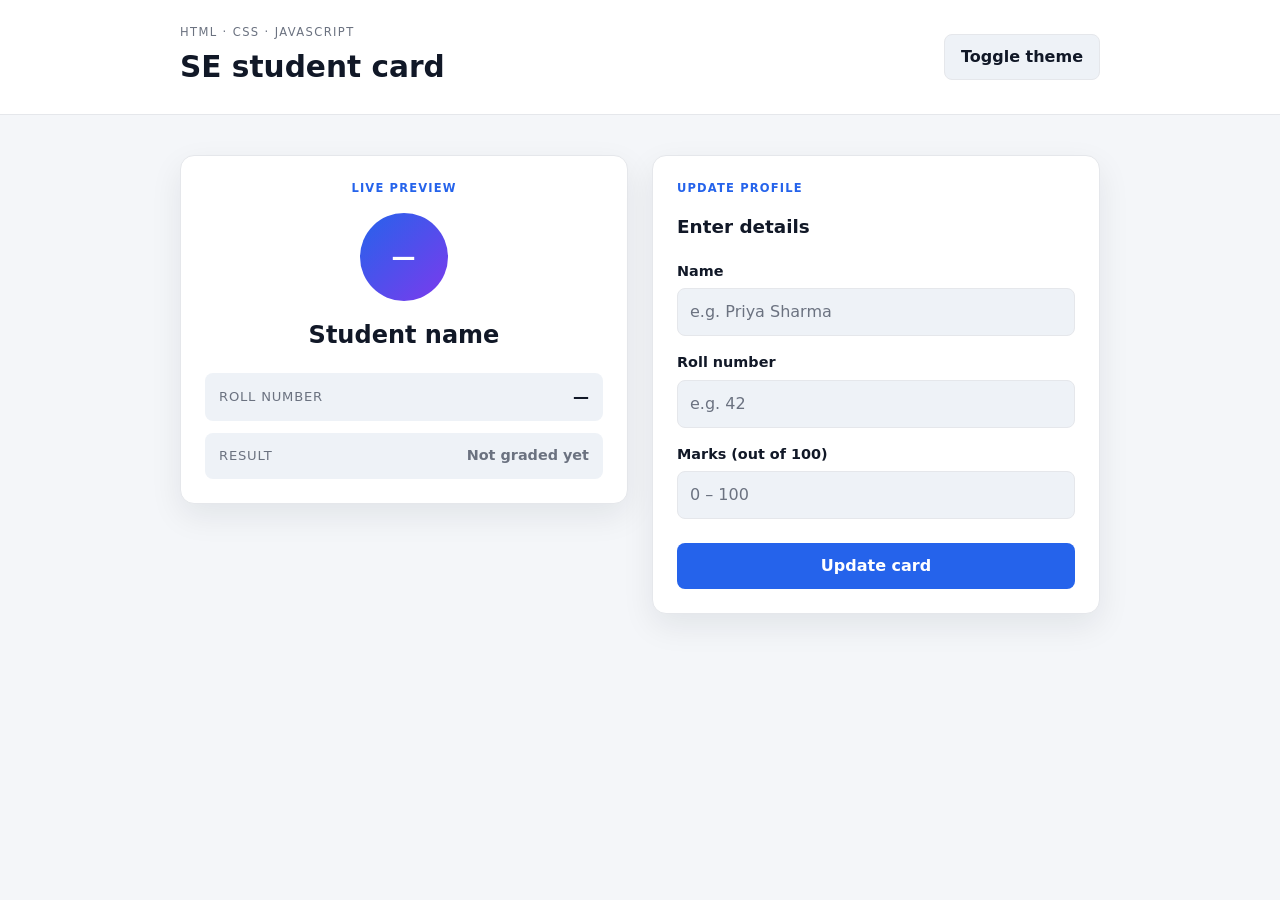
<file: html-css-js/index.html>
<!DOCTYPE html>
<html lang="en">
<head>
    <meta charset="UTF-8">
    <meta name="viewport" content="width=device-width, initial-scale=1.0">
    <title>Student card</title>
    <link rel="stylesheet" href="style.css">
</head>
<body>
    <header class="site-header">
        <div class="container site-header__inner">
            <div class="site-header__text">
                <p class="kicker">HTML · CSS · JavaScript</p>
                <h1>SE student card</h1>
            </div>
            <button type="button" id="themeBtn" class="btn btn--ghost">Toggle theme</button>
        </div>
    </header>

    <main class="container layout">
        <article class="card card--profile" aria-live="polite">
            <p class="card__eyebrow">Live preview</p>
            <div class="profile__avatar" aria-hidden="true">
                <span id="displayInitials">—</span>
            </div>
            <h2 class="profile__name" id="displayName">Student name</h2>
            <dl class="profile__meta">
                <div class="profile__row">
                    <dt>Roll number</dt>
                    <dd id="displayRoll">—</dd>
                </div>
                <div class="profile__row">
                    <dt>Result</dt>
                    <dd id="result" class="result result--empty">Not graded yet</dd>
                </div>
            </dl>
        </article>

        <form id="cardForm" class="card card--form">
            <p class="card__eyebrow">Update profile</p>
            <h2 class="card__title">Enter details</h2>

            <div class="field">
                <label for="name">Name</label>
                <input id="name" name="name" type="text" placeholder="e.g. Priya Sharma" required>
            </div>

            <div class="field">
                <label for="roll">Roll number</label>
                <input id="roll" name="roll" type="number" placeholder="e.g. 42" required min="1">
            </div>

            <div class="field">
                <label for="marks">Marks (out of 100)</label>
                <input id="marks" name="marks" type="number" placeholder="0 – 100" required min="0" max="100">
            </div>

            <button type="submit" class="btn btn--primary">Update card</button>
        </form>
    </main>

    <script src="script.js"></script>
</body>
</html>
</file>
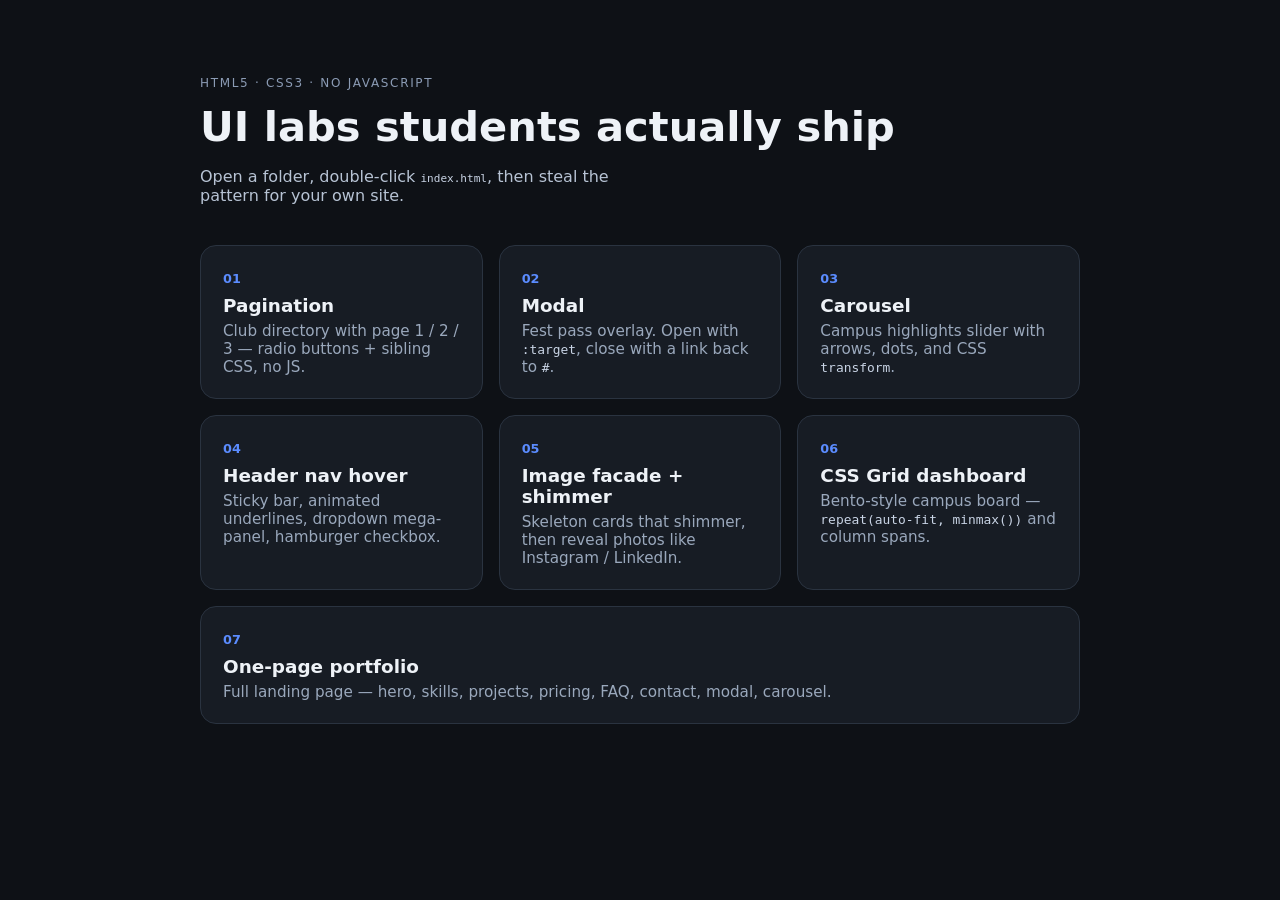
<file: html-css/index.html>
<!DOCTYPE html>
<html lang="en">
<head>
    <meta charset="UTF-8">
    <meta name="viewport" content="width=device-width, initial-scale=1.0">
    <title>HTML + CSS labs</title>
    <link rel="stylesheet" href="hub.css">
</head>
<body>
    <header>
        <p class="kicker">HTML5 · CSS3 · no JavaScript</p>
        <h1>UI labs students actually ship</h1>
        <p>Open a folder, double-click <code>index.html</code>, then steal the pattern for your own site.</p>
    </header>
    <main class="grid">
        <a class="card" href="pagination/index.html">
            <span class="num">01</span>
            <h2>Pagination</h2>
            <p>Club directory with page 1 / 2 / 3 — radio buttons + sibling CSS, no JS.</p>
        </a>
        <a class="card" href="modal/index.html">
            <span class="num">02</span>
            <h2>Modal</h2>
            <p>Fest pass overlay. Open with <code>:target</code>, close with a link back to <code>#</code>.</p>
        </a>
        <a class="card" href="carousel/index.html">
            <span class="num">03</span>
            <h2>Carousel</h2>
            <p>Campus highlights slider with arrows, dots, and CSS <code>transform</code>.</p>
        </a>
        <a class="card" href="header-nav/index.html">
            <span class="num">04</span>
            <h2>Header nav hover</h2>
            <p>Sticky bar, animated underlines, dropdown mega-panel, hamburger checkbox.</p>
        </a>
        <a class="card" href="image-shimmer/index.html">
            <span class="num">05</span>
            <h2>Image facade + shimmer</h2>
            <p>Skeleton cards that shimmer, then reveal photos like Instagram / LinkedIn.</p>
        </a>
        <a class="card" href="grid/index.html">
            <span class="num">06</span>
            <h2>CSS Grid dashboard</h2>
            <p>Bento-style campus board — <code>repeat(auto-fit, minmax())</code> and column spans.</p>
        </a>
        <a class="card" href="portfolio/index.html">
            <span class="num">07</span>
            <h2>One-page portfolio</h2>
            <p>Full landing page — hero, skills, projects, pricing, FAQ, contact, modal, carousel.</p>
        </a>
    </main>
</body>
</html>
</file>
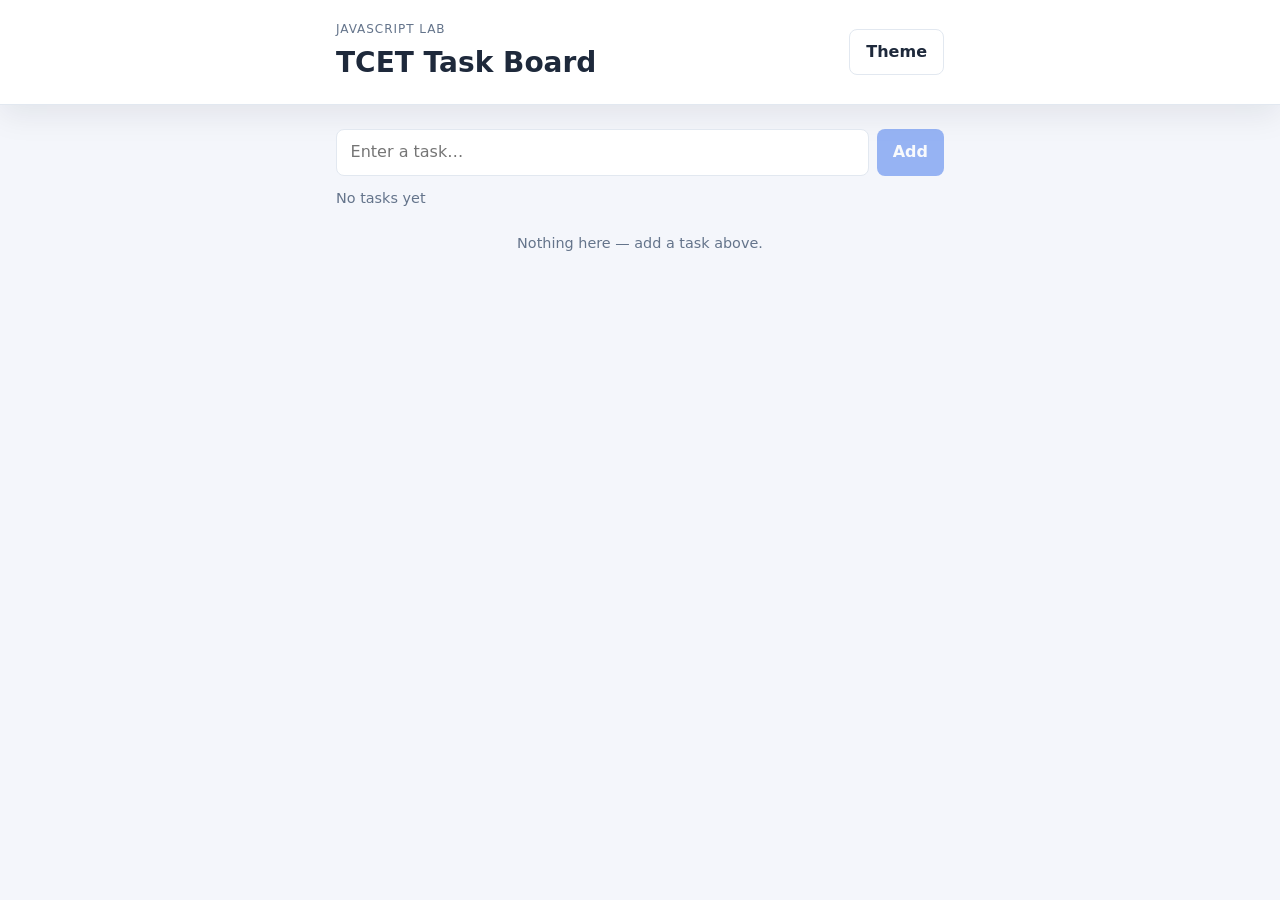
<file: js-git-lab/index.html>
<!DOCTYPE html>
<html lang="en">
<head>
    <meta charset="UTF-8">
    <meta name="viewport" content="width=device-width, initial-scale=1.0">
    <title>TCET Task Board</title>
    <link rel="stylesheet" href="style.css">
</head>
<body>
    <header class="header">
        <div class="header__inner">
            <div>
                <p class="kicker">JavaScript lab</p>
                <h1>TCET Task Board</h1>
            </div>
            <button type="button" id="themeBtn" class="btn btn--ghost" aria-label="Toggle theme">Theme</button>
        </div>
    </header>

    <main class="container">
        <form id="taskForm" class="task-form">
            <input
                id="taskInput"
                type="text"
                placeholder="Enter a task…"
                maxlength="80"
                autocomplete="off"
                required
            >
            <button type="submit" class="btn btn--primary" id="addBtn">Add</button>
        </form>

        <p id="stats" class="stats">No tasks yet</p>

        <ul id="taskList" class="task-list" aria-live="polite"></ul>
        <p id="emptyMsg" class="empty-msg">Nothing here — add a task above.</p>
    </main>

    <script src="script.js"></script>
</body>
</html>
</file>
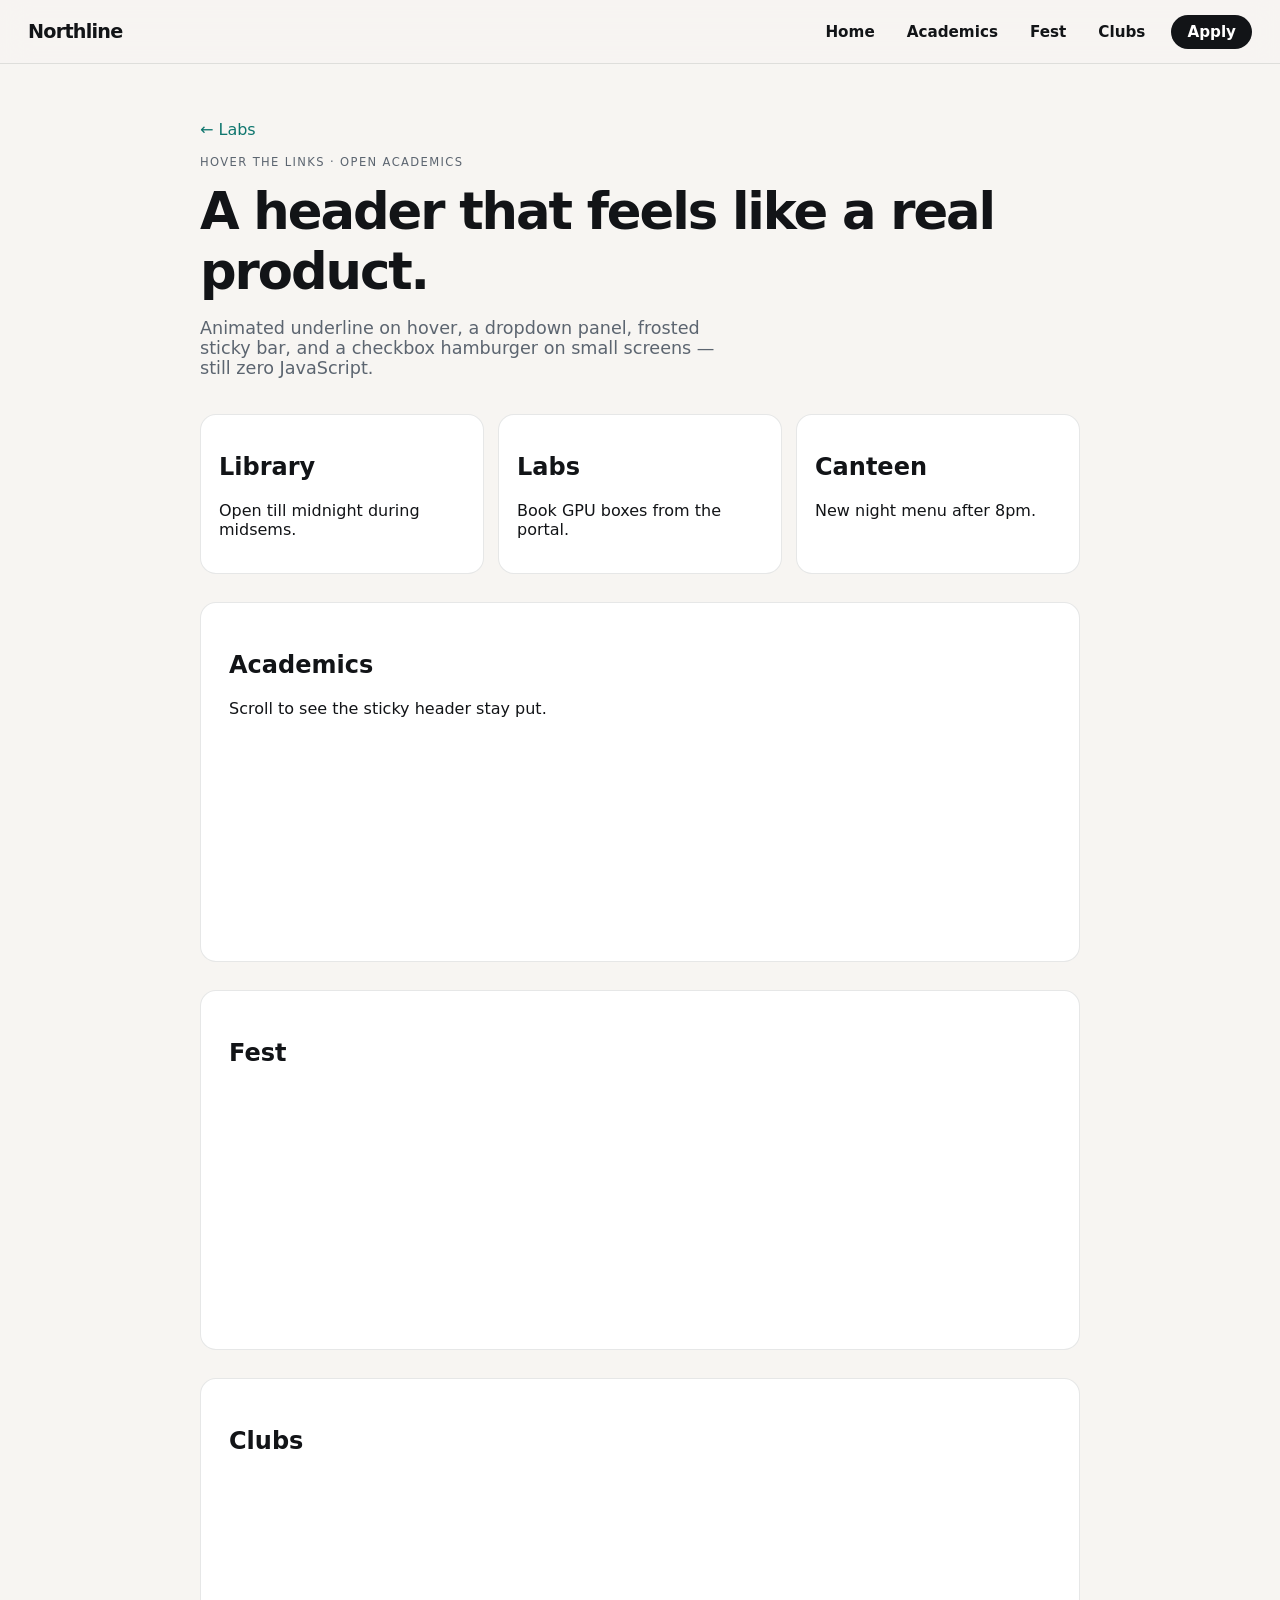
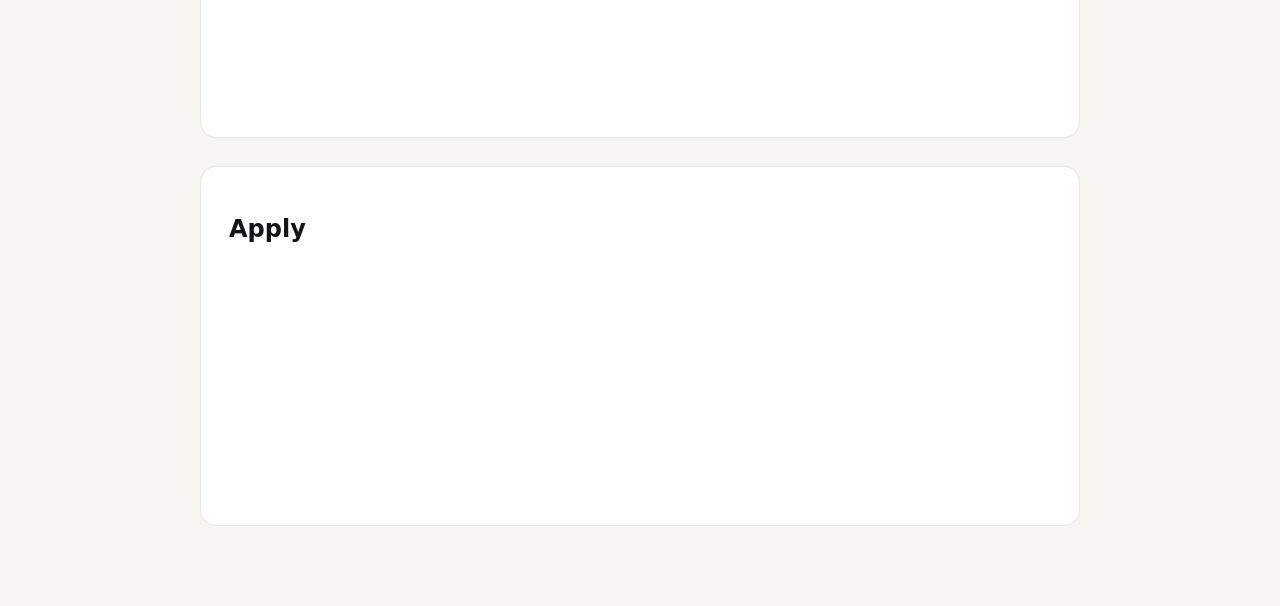
<file: html-css/header-nav/index.html>
<!DOCTYPE html>
<html lang="en">
<head>
    <meta charset="UTF-8">
    <meta name="viewport" content="width=device-width, initial-scale=1.0">
    <title>Northline — header nav hover</title>
    <link rel="stylesheet" href="style.css">
</head>
<body>
    <input type="checkbox" id="nav-toggle">

    <header class="nav">
        <a class="logo" href="#">Northline</a>

        <label class="burger" for="nav-toggle" aria-label="Open menu">
            <span></span><span></span><span></span>
        </label>

        <nav>
            <a href="#home">Home</a>

            <div class="has-drop">
                <a href="#academics">Academics</a>
                <div class="drop">
                    <a href="#se">
                        <strong>Software Engg</strong>
                        <span>OOP, web, DBMS</span>
                    </a>
                    <a href="#ds">
                        <strong>Data Science</strong>
                        <span>Python, stats, ML</span>
                    </a>
                    <a href="#design">
                        <strong>UI studio</strong>
                        <span>HTML, CSS, Figma</span>
                    </a>
                </div>
            </div>

            <a href="#fest">Fest</a>
            <a href="#clubs">Clubs</a>
            <a class="cta" href="#apply">Apply</a>
        </nav>
    </header>

    <main>
        <p class="crumb"><a href="../index.html">← Labs</a></p>
        <p class="kicker">Hover the links · open Academics</p>
        <h1>A header that feels like a real product.</h1>
        <p class="lede">
            Animated underline on hover, a dropdown panel, frosted sticky bar,
            and a checkbox hamburger on small screens — still zero JavaScript.
        </p>
        <section class="blocks" id="home">
            <article><h2>Library</h2><p>Open till midnight during midsems.</p></article>
            <article><h2>Labs</h2><p>Book GPU boxes from the portal.</p></article>
            <article><h2>Canteen</h2><p>New night menu after 8pm.</p></article>
        </section>
        <section class="tall" id="academics"><h2>Academics</h2><p>Scroll to see the sticky header stay put.</p></section>
        <section class="tall" id="fest"><h2>Fest</h2></section>
        <section class="tall" id="clubs"><h2>Clubs</h2></section>
        <section class="tall" id="apply"><h2>Apply</h2></section>
    </main>
</body>
</html>
</file>
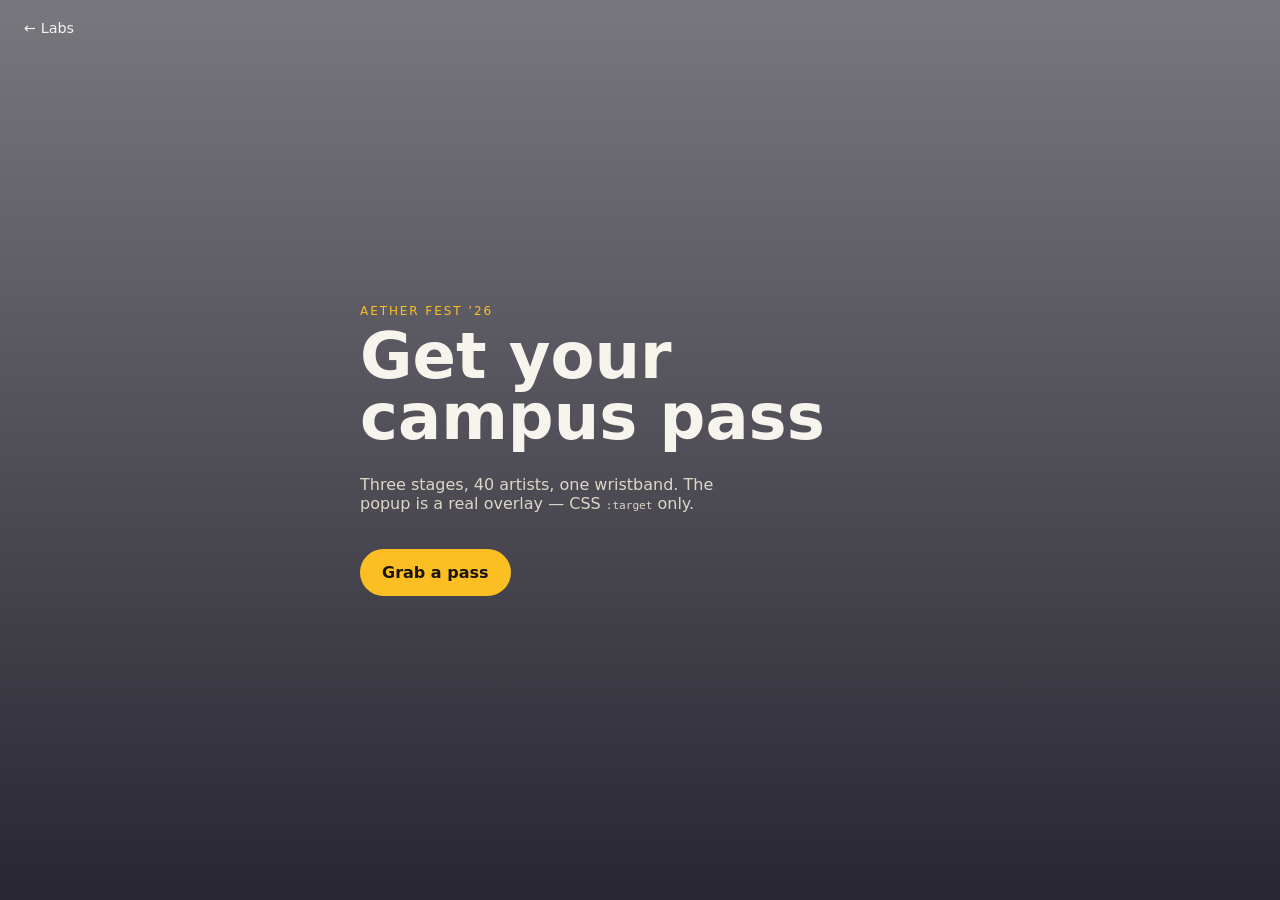
<file: html-css/modal/index.html>
<!DOCTYPE html>
<html lang="en">
<head>
    <meta charset="UTF-8">
    <meta name="viewport" content="width=device-width, initial-scale=1.0">
    <title>Fest pass — modal</title>
    <link rel="stylesheet" href="style.css">
</head>
<body>
    <a class="back" href="../index.html">← Labs</a>

    <main class="stage">
        <p class="kicker">Aether Fest ’26</p>
        <h1>Get your campus pass</h1>
        <p class="lede">Three stages, 40 artists, one wristband. The popup is a real overlay — CSS <code>:target</code> only.</p>
        <a class="cta" href="#pass-modal">Grab a pass</a>
    </main>

    <!-- :target opens this when the URL ends with #pass-modal -->
    <div id="pass-modal" class="modal" role="dialog" aria-labelledby="modal-title">
        <a class="backdrop" href="#" aria-label="Close modal"></a>
        <article class="sheet">
            <a class="close" href="#" aria-label="Close">×</a>
            <p class="kicker">Student pass</p>
            <h2 id="modal-title">₹499 · two-day access</h2>
            <ul>
                <li>Main stage + indie tent</li>
                <li>Food court tokens included</li>
                <li>Valid on college ID</li>
            </ul>
            <form class="pass-form" action="#pass-modal" method="get">
                <label for="email">College email</label>
                <input id="email" name="email" type="email" placeholder="riya@tcet.edu" required>
                <button type="submit">Continue to pay</button>
            </form>
            <p class="fine">Demo form — submit stays on this page.</p>
        </article>
    </div>
</body>
</html>
</file>
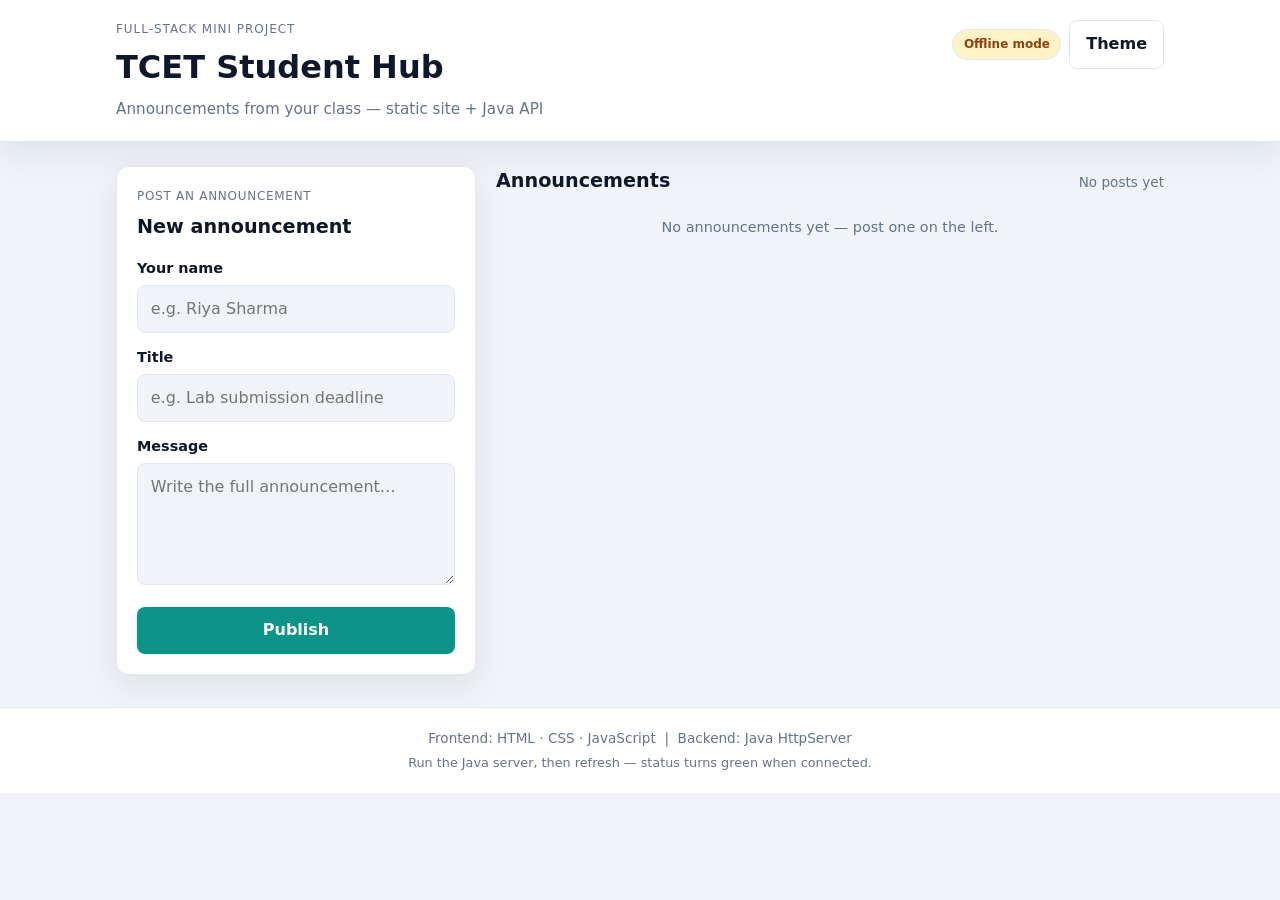
<file: student-hub/frontend/index.html>
<!DOCTYPE html>
<html lang="en">
<head>
    <meta charset="UTF-8">
    <meta name="viewport" content="width=device-width, initial-scale=1.0">
    <title>TCET Student Hub</title>
    <link rel="stylesheet" href="style.css">
</head>
<body>
    <header class="header">
        <div class="header__inner container">
            <div>
                <p class="kicker">Full-stack mini project</p>
                <h1>TCET Student Hub</h1>
                <p class="tagline">Announcements from your class — static site + Java API</p>
            </div>
            <div class="header__actions">
                <span id="apiStatus" class="status status--offline" role="status">Offline mode</span>
                <button type="button" id="themeBtn" class="btn btn--ghost" aria-label="Toggle theme">Theme</button>
            </div>
        </div>
    </header>

    <main class="container layout">
        <section class="card" aria-labelledby="form-title">
            <p class="card__eyebrow">Post an announcement</p>
            <h2 id="form-title" class="card__title">New announcement</h2>

            <form id="announcementForm" class="announcement-form">
                <div class="field">
                    <label for="author">Your name</label>
                    <input id="author" name="author" type="text" placeholder="e.g. Riya Sharma" required maxlength="40">
                </div>

                <div class="field">
                    <label for="title">Title</label>
                    <input id="title" name="title" type="text" placeholder="e.g. Lab submission deadline" required maxlength="80">
                </div>

                <div class="field">
                    <label for="body">Message</label>
                    <textarea id="body" name="body" rows="4" placeholder="Write the full announcement…" required maxlength="500"></textarea>
                </div>

                <button type="submit" class="btn btn--primary" id="submitBtn">Publish</button>
            </form>
        </section>

        <section class="feed" aria-labelledby="feed-title">
            <div class="feed__header">
                <h2 id="feed-title">Announcements</h2>
                <p id="feedStats" class="feed__stats">Loading…</p>
            </div>

            <ul id="announcementList" class="announcement-list" aria-live="polite"></ul>
            <p id="emptyMsg" class="empty-msg">No announcements yet — post one on the left.</p>
        </section>
    </main>

    <footer class="footer">
        <div class="container footer__inner">
            <p>Frontend: HTML · CSS · JavaScript &nbsp;|&nbsp; Backend: Java HttpServer</p>
            <p class="footer__hint">Run the Java server, then refresh — status turns green when connected.</p>
        </div>
    </footer>

    <script src="script.js"></script>
</body>
</html>
</file>
<file: html-css-js/style.css>
/* ==========================================================================
   Student card — structured tokens, layout, components
   ========================================================================== */

/* ---- Reset ---- */
*, *::before, *::after {
    box-sizing: border-box;
}

/* ---- Design tokens ---- */
:root {
    --bg: #f4f6f9;
    --surface: #ffffff;
    --surface-2: #eef2f7;
    --ink: #111827;
    --muted: #6b7280;
    --line: #e5e7eb;
    --brand: #2563eb;
    --brand-hover: #1d4ed8;
    --pass: #0d9488;
    --pass-bg: #ccfbf1;
    --fail: #dc2626;
    --fail-bg: #fee2e2;
    --radius: 14px;
    --radius-sm: 8px;
    --shadow: 0 12px 32px rgba(17, 24, 39, 0.08);
    --space: 16px;
    --container: min(920px, 92%);
}

body.dark {
    --bg: #0c1017;
    --surface: #151b26;
    --surface-2: #1c2433;
    --ink: #f3f4f6;
    --muted: #9ca3af;
    --line: rgba(243, 244, 246, 0.12);
    --brand: #3b82f6;
    --brand-hover: #60a5fa;
    --pass-bg: rgba(13, 148, 136, 0.18);
    --fail-bg: rgba(220, 38, 38, 0.18);
    --shadow: 0 16px 40px rgba(0, 0, 0, 0.35);
}

/* ---- Base ---- */
body {
    margin: 0;
    min-height: 100vh;
    font-family: system-ui, -apple-system, sans-serif;
    font-size: 16px;
    line-height: 1.5;
    background: var(--bg);
    color: var(--ink);
}

h1, h2, p, dl, dd, dt {
    margin: 0;
}

/* ---- Layout ---- */
.container {
    width: var(--container);
    margin-inline: auto;
}

.layout {
    display: grid;
    gap: 24px;
    padding-block: 8px 64px;
    grid-template-columns: repeat(auto-fit, minmax(280px, 1fr));
    align-items: start;
}

/* ---- Site header ---- */
.site-header {
    border-bottom: 1px solid var(--line);
    background: var(--surface);
    margin-bottom: 32px;
}

.site-header__inner {
    display: flex;
    justify-content: space-between;
    align-items: center;
    gap: var(--space);
    padding-block: 24px;
}

.site-header__text h1 {
    font-size: clamp(1.4rem, 3vw, 1.85rem);
    margin-top: 4px;
}

.kicker {
    font-size: 0.72rem;
    letter-spacing: 0.12em;
    text-transform: uppercase;
    color: var(--muted);
}

/* ---- Card ---- */
.card {
    background: var(--surface);
    border: 1px solid var(--line);
    border-radius: var(--radius);
    box-shadow: var(--shadow);
    padding: 24px;
}

.card__eyebrow {
    font-size: 0.72rem;
    letter-spacing: 0.1em;
    text-transform: uppercase;
    color: var(--brand);
    font-weight: 600;
    margin-bottom: 16px;
}

.card__title {
    font-size: 1.15rem;
    margin-bottom: 20px;
}

/* ---- Profile card ---- */
.card--profile {
    text-align: center;
}

.profile__avatar {
    width: 88px;
    height: 88px;
    margin: 0 auto 16px;
    border-radius: 50%;
    display: grid;
    place-items: center;
    background: linear-gradient(135deg, var(--brand), #7c3aed);
    color: #fff;
    font-size: 1.5rem;
    font-weight: 700;
    letter-spacing: 0.04em;
}

.profile__name {
    font-size: 1.5rem;
    margin-bottom: 20px;
}

.profile__meta {
    display: grid;
    gap: 12px;
    text-align: left;
}

.profile__row {
    display: flex;
    justify-content: space-between;
    align-items: center;
    gap: 12px;
    padding: 12px 14px;
    background: var(--surface-2);
    border-radius: var(--radius-sm);
}

.profile__row dt {
    font-size: 0.82rem;
    text-transform: uppercase;
    letter-spacing: 0.06em;
    color: var(--muted);
}

.profile__row dd {
    font-weight: 600;
    font-variant-numeric: tabular-nums;
}

/* ---- Result badge ---- */
.result {
    display: inline-block;
    padding: 4px 10px;
    border-radius: 999px;
    font-size: 0.9rem;
    font-weight: 600;
}

.result--empty {
    color: var(--muted);
    background: transparent;
    padding: 0;
    font-weight: 500;
}

.result.pass {
    color: var(--pass);
    background: var(--pass-bg);
}

.result.fail {
    color: var(--fail);
    background: var(--fail-bg);
}

/* ---- Form ---- */
.card--form {
    display: grid;
    gap: 0;
}

.field {
    margin-bottom: 16px;
}

.field label {
    display: block;
    margin-bottom: 6px;
    font-size: 0.9rem;
    font-weight: 600;
    color: var(--ink);
}

.field input {
    width: 100%;
    padding: 11px 12px;
    border: 1px solid var(--line);
    border-radius: var(--radius-sm);
    background: var(--surface-2);
    color: var(--ink);
    font: inherit;
}

.field input::placeholder {
    color: var(--muted);
}

.field input:focus {
    outline: 2px solid var(--brand);
    outline-offset: 1px;
    border-color: var(--brand);
}

/* ---- Buttons ---- */
.btn {
    display: inline-flex;
    align-items: center;
    justify-content: center;
    padding: 10px 16px;
    border-radius: var(--radius-sm);
    border: 1px solid transparent;
    font: inherit;
    font-weight: 600;
    cursor: pointer;
    transition: background 0.15s ease, border-color 0.15s ease, color 0.15s ease;
}

.btn--primary {
    width: 100%;
    margin-top: 8px;
    background: var(--brand);
    color: #fff;
}

.btn--primary:hover {
    background: var(--brand-hover);
}

.btn--ghost {
    background: var(--surface-2);
    color: var(--ink);
    border-color: var(--line);
    white-space: nowrap;
}

.btn--ghost:hover {
    border-color: var(--brand);
    color: var(--brand);
}

/* ---- Responsive ---- */
@media (max-width: 560px) {
    .site-header__inner {
        flex-direction: column;
        align-items: flex-start;
    }

    .btn--ghost {
        width: 100%;
    }
}
</file>
<file: html-css/hub.css>
*, *::before, *::after { box-sizing: border-box; }

body {
    margin: 0;
    min-height: 100vh;
    font-family: system-ui, sans-serif;
    background: #0e1116;
    color: #eef2f7;
}

header {
    width: min(880px, 92%);
    margin: 0 auto;
    padding: 64px 0 24px;
}

.kicker {
    letter-spacing: 0.14em;
    text-transform: uppercase;
    font-size: 0.75rem;
    color: #8b9bb4;
}

h1 { font-size: clamp(1.8rem, 4vw, 2.6rem); margin: 8px 0; }

header p { color: #b7c3d4; max-width: 42ch; }

.grid {
    width: min(880px, 92%);
    margin: 0 auto 80px;
    display: flex;
    flex-wrap: wrap;
    gap: 16px;
}

.card {
    flex: 1 1 240px;
    padding: 22px;
    background: #171c24;
    border: 1px solid #2a3340;
    border-radius: 16px;
    color: inherit;
    text-decoration: none;
}

.card:hover {
    border-color: #5b8cff;
    transform: translateY(-3px);
    transition: 0.2s ease;
}

.num { color: #5b8cff; font-weight: 700; font-size: 0.8rem; }
.card h2 { margin: 8px 0 6px; font-size: 1.15rem; }
.card p { margin: 0; color: #9aa8bc; font-size: 0.95rem; }
code { font-size: 0.85em; color: #c9d4e5; }
</file>
<file: js-git-lab/style.css>
:root {
    --bg: #f4f6fb;
    --surface: #ffffff;
    --text: #1e293b;
    --muted: #64748b;
    --border: #e2e8f0;
    --primary: #2563eb;
    --primary-hover: #1d4ed8;
    --done: #16a34a;
    --danger: #dc2626;
    --shadow: 0 10px 30px rgba(15, 23, 42, 0.08);
}

body.dark {
    --bg: #0f172a;
    --surface: #1e293b;
    --text: #f1f5f9;
    --muted: #94a3b8;
    --border: #334155;
    --primary: #3b82f6;
    --primary-hover: #60a5fa;
    --shadow: 0 10px 30px rgba(0, 0, 0, 0.35);
}

*,
*::before,
*::after {
    box-sizing: border-box;
}

body {
    margin: 0;
    font-family: system-ui, -apple-system, "Segoe UI", Roboto, sans-serif;
    background: var(--bg);
    color: var(--text);
    line-height: 1.5;
    min-height: 100vh;
}

.kicker {
    margin: 0 0 0.25rem;
    font-size: 0.75rem;
    letter-spacing: 0.08em;
    text-transform: uppercase;
    color: var(--muted);
}

h1 {
    margin: 0;
    font-size: 1.75rem;
}

.header {
    background: var(--surface);
    border-bottom: 1px solid var(--border);
    box-shadow: var(--shadow);
}

.header__inner {
    max-width: 640px;
    margin: 0 auto;
    padding: 1.25rem 1rem;
    display: flex;
    align-items: center;
    justify-content: space-between;
    gap: 1rem;
}

.container {
    max-width: 640px;
    margin: 0 auto;
    padding: 1.5rem 1rem 3rem;
}

.task-form {
    display: flex;
    gap: 0.5rem;
    margin-bottom: 0.75rem;
}

.task-form input {
    flex: 1;
    padding: 0.65rem 0.85rem;
    border: 1px solid var(--border);
    border-radius: 0.5rem;
    font: inherit;
    background: var(--surface);
    color: var(--text);
}

.task-form input:focus {
    outline: 2px solid var(--primary);
    outline-offset: 1px;
}

.btn {
    border: none;
    border-radius: 0.5rem;
    padding: 0.65rem 1rem;
    font: inherit;
    font-weight: 600;
    cursor: pointer;
    transition: background 0.15s ease;
}

.btn:disabled {
    opacity: 0.45;
    cursor: not-allowed;
}

.btn--primary {
    background: var(--primary);
    color: #fff;
}

.btn--primary:hover:not(:disabled) {
    background: var(--primary-hover);
}

.btn--ghost {
    background: transparent;
    color: var(--text);
    border: 1px solid var(--border);
}

.btn--ghost:hover {
    background: var(--bg);
}

.stats {
    margin: 0 0 1rem;
    font-size: 0.9rem;
    color: var(--muted);
}

.task-list {
    list-style: none;
    margin: 0;
    padding: 0;
    display: flex;
    flex-direction: column;
    gap: 0.5rem;
}

.task {
    display: flex;
    align-items: center;
    gap: 0.65rem;
    padding: 0.75rem 1rem;
    background: var(--surface);
    border: 1px solid var(--border);
    border-radius: 0.65rem;
    box-shadow: var(--shadow);
}

.task--done .task__text {
    text-decoration: line-through;
    color: var(--muted);
}

.task__toggle {
    flex-shrink: 0;
    width: 2rem;
    height: 2rem;
    border: 1px solid var(--border);
    border-radius: 50%;
    background: var(--bg);
    color: var(--text);
    font-size: 0.85rem;
    cursor: pointer;
    line-height: 1;
}

.task--done .task__toggle {
    border-color: var(--done);
    color: var(--done);
}

.task__text {
    flex: 1;
    word-break: break-word;
}

.task__delete {
    flex-shrink: 0;
    width: 2rem;
    height: 2rem;
    border: none;
    border-radius: 0.4rem;
    background: transparent;
    color: var(--muted);
    font-size: 1.25rem;
    line-height: 1;
    cursor: pointer;
}

.task__delete:hover {
    color: var(--danger);
    background: rgba(220, 38, 38, 0.1);
}

.empty-msg {
    margin: 0.5rem 0 0;
    text-align: center;
    color: var(--muted);
    font-size: 0.9rem;
}

.empty-msg--hidden {
    display: none;
}
</file>
<file: html-css/header-nav/style.css>
*, *::before, *::after { box-sizing: border-box; }

:root {
    --bg: #f7f5f2;
    --ink: #121417;
    --muted: #5c6570;
    --line: rgba(18, 20, 23, 0.1);
    --brand: #0f766e;
}

body {
    margin: 0;
    font-family: system-ui, sans-serif;
    background: var(--bg);
    color: var(--ink);
}

#nav-toggle { display: none; }

.nav {
    position: sticky;
    top: 0;
    z-index: 20;
    display: flex;
    align-items: center;
    justify-content: space-between;
    gap: 16px;
    padding: 0 28px;
    height: 64px;
    background: rgba(247, 245, 242, 0.82);
    backdrop-filter: blur(14px);
    border-bottom: 1px solid var(--line);
}

.logo {
    font-weight: 800;
    letter-spacing: -0.04em;
    font-size: 1.2rem;
    color: var(--ink);
    text-decoration: none;
}

.nav > nav {
    display: flex;
    align-items: center;
    gap: 4px;
}

.nav > nav > a,
.has-drop > a {
    position: relative;
    padding: 10px 14px;
    color: var(--ink);
    text-decoration: none;
    font-weight: 600;
    font-size: 0.95rem;
}

/* Hover underline grows from the center */
.nav > nav > a::after,
.has-drop > a::after {
    content: "";
    position: absolute;
    left: 14px;
    right: 14px;
    bottom: 6px;
    height: 2px;
    background: var(--brand);
    transform: scaleX(0);
    transition: transform 0.2s ease;
}

.nav > nav > a:hover::after,
.has-drop:hover > a::after,
.nav > nav > a:focus-visible::after {
    transform: scaleX(1);
}

.nav .cta {
    margin-left: 8px;
    background: var(--ink);
    color: #fff;
    border-radius: 999px;
    padding: 8px 16px;
}

.nav .cta::after { display: none; }
.nav .cta:hover { background: var(--brand); }

.has-drop { position: relative; }

.drop {
    position: absolute;
    top: calc(100% - 4px);
    left: 0;
    min-width: 240px;
    padding: 10px;
    background: #fff;
    border: 1px solid var(--line);
    border-radius: 14px;
    box-shadow: 0 18px 40px rgba(18, 20, 23, 0.12);
    opacity: 0;
    pointer-events: none;
    transform: translateY(8px);
    transition: 0.18s ease;
}

.has-drop:hover .drop,
.has-drop:focus-within .drop {
    opacity: 1;
    pointer-events: auto;
    transform: translateY(0);
}

.drop a {
    display: block;
    padding: 10px 12px;
    border-radius: 10px;
    text-decoration: none;
    color: var(--ink);
}

.drop a:hover { background: #eef8f6; }
.drop span { display: block; color: var(--muted); font-size: 0.82rem; font-weight: 400; }

.burger {
    display: none;
    width: 40px;
    height: 40px;
    place-items: center;
    gap: 5px;
    cursor: pointer;
}

.burger span {
    display: block;
    width: 20px;
    height: 2px;
    background: var(--ink);
}

main { width: min(880px, 90%); margin: 0 auto; padding: 40px 0 80px; }
.crumb a { color: var(--brand); text-decoration: none; }
.kicker { letter-spacing: 0.12em; text-transform: uppercase; font-size: 0.72rem; color: var(--muted); }
h1 { font-size: clamp(2rem, 5vw, 3.2rem); letter-spacing: -0.04em; margin: 8px 0; }
.lede { color: var(--muted); max-width: 48ch; font-size: 1.1rem; }

.blocks { display: flex; gap: 14px; margin-top: 36px; }
.blocks article {
    flex: 1;
    padding: 18px;
    background: #fff;
    border-radius: 16px;
    border: 1px solid var(--line);
}

.tall {
    margin-top: 28px;
    min-height: 40vh;
    padding: 28px;
    background: #fff;
    border-radius: 16px;
    border: 1px solid var(--line);
}

@media (max-width: 760px) {
    .burger { display: grid; }

    .nav > nav {
        position: absolute;
        top: 64px;
        left: 0;
        right: 0;
        display: none;
        flex-direction: column;
        align-items: stretch;
        padding: 12px;
        background: #fff;
        border-bottom: 1px solid var(--line);
    }

    #nav-toggle:checked ~ .nav > nav { display: flex; }

    .drop {
        position: static;
        opacity: 1;
        pointer-events: auto;
        transform: none;
        box-shadow: none;
        border: none;
        padding: 0 0 0 12px;
    }

    .blocks { flex-direction: column; }
}
</file>
<file: html-css/modal/style.css>
*, *::before, *::after { box-sizing: border-box; }

body {
    margin: 0;
    min-height: 100vh;
    font-family: system-ui, sans-serif;
    color: #f7f4ee;
    background:
        linear-gradient(180deg, rgba(10, 8, 20, 0.55), rgba(10, 8, 20, 0.88)),
        url("https://picsum.photos/id/1015/1600/1000") center / cover no-repeat fixed;
}

.back {
    position: absolute;
    top: 20px;
    left: 24px;
    color: #f7f4ee;
    text-decoration: none;
    font-size: 0.9rem;
}

.stage {
    min-height: 100vh;
    display: flex;
    flex-direction: column;
    justify-content: center;
    width: min(560px, 88%);
    margin: 0 auto;
}

.kicker {
    letter-spacing: 0.16em;
    text-transform: uppercase;
    font-size: 0.75rem;
    color: #fbbf24;
    margin: 0 0 8px;
}

h1 { font-size: clamp(2.4rem, 6vw, 4rem); margin: 0 0 12px; line-height: 0.95; }
.lede { color: #ddd6c8; max-width: 40ch; }
code { font-size: 0.85em; }

.cta {
    align-self: flex-start;
    margin-top: 20px;
    padding: 14px 22px;
    background: #fbbf24;
    color: #1a1308;
    font-weight: 700;
    text-decoration: none;
    border-radius: 999px;
}

.cta:hover { filter: brightness(1.08); }

.modal {
    position: fixed;
    inset: 0;
    display: grid;
    place-items: center;
    opacity: 0;
    pointer-events: none;
    transition: opacity 0.25s ease;
}

.modal:target {
    opacity: 1;
    pointer-events: auto;
}

.backdrop {
    position: absolute;
    inset: 0;
    background: rgba(6, 4, 14, 0.72);
}

.sheet {
    position: relative;
    width: min(420px, 90%);
    padding: 28px;
    background: #14111c;
    border: 1px solid rgba(255, 255, 255, 0.12);
    border-radius: 20px;
    box-shadow: 0 30px 80px rgba(0, 0, 0, 0.45);
    transform: translateY(16px);
    transition: transform 0.25s ease;
}

.modal:target .sheet { transform: translateY(0); }

.close {
    position: absolute;
    top: 12px;
    right: 16px;
    font-size: 1.6rem;
    color: #c4b8a8;
    text-decoration: none;
}

.sheet h2 { margin: 4px 0 12px; font-size: 1.5rem; }
.sheet ul { margin: 0 0 18px; padding-left: 18px; color: #cfc6b8; }

.pass-form label { display: block; font-size: 0.85rem; margin-bottom: 6px; color: #cfc6b8; }
.pass-form input,
.pass-form button {
    width: 100%;
    padding: 12px;
    border-radius: 10px;
    font: inherit;
    margin-bottom: 12px;
}

.pass-form input {
    border: 1px solid #3a3348;
    background: #0e0b14;
    color: #fff;
}

.pass-form button {
    border: none;
    background: #fbbf24;
    color: #1a1308;
    font-weight: 700;
    cursor: pointer;
}

.fine { margin: 0; font-size: 0.75rem; color: #8b8276; }
</file>
<file: student-hub/frontend/style.css>
:root {
    --bg: #f0f4f8;
    --surface: #ffffff;
    --text: #0f172a;
    --muted: #64748b;
    --border: #e2e8f0;
    --primary: #0d9488;
    --primary-hover: #0f766e;
    --accent: #2563eb;
    --danger: #dc2626;
    --success: #16a34a;
    --warning-bg: #fef3c7;
    --warning-text: #92400e;
    --shadow: 0 12px 32px rgba(15, 23, 42, 0.08);
    --radius: 0.75rem;
}

body.dark {
    --bg: #0b1220;
    --surface: #111827;
    --text: #f8fafc;
    --muted: #94a3b8;
    --border: #334155;
    --primary: #2dd4bf;
    --primary-hover: #5eead4;
    --accent: #60a5fa;
    --warning-bg: #422006;
    --warning-text: #fde68a;
    --shadow: 0 12px 32px rgba(0, 0, 0, 0.4);
}

*,
*::before,
*::after {
    box-sizing: border-box;
}

body {
    margin: 0;
    font-family: system-ui, -apple-system, "Segoe UI", Roboto, sans-serif;
    background: var(--bg);
    color: var(--text);
    line-height: 1.55;
    min-height: 100vh;
}

.container {
    max-width: 1080px;
    margin: 0 auto;
    padding: 0 1rem;
}

.kicker {
    margin: 0 0 0.25rem;
    font-size: 0.75rem;
    letter-spacing: 0.08em;
    text-transform: uppercase;
    color: var(--muted);
}

h1 {
    margin: 0;
    font-size: clamp(1.5rem, 3vw, 2rem);
}

.tagline {
    margin: 0.35rem 0 0;
    color: var(--muted);
    font-size: 0.95rem;
}

.header {
    background: var(--surface);
    border-bottom: 1px solid var(--border);
    box-shadow: var(--shadow);
}

.header__inner {
    display: flex;
    align-items: flex-start;
    justify-content: space-between;
    gap: 1rem;
    padding: 1.25rem 1rem;
}

.header__actions {
    display: flex;
    align-items: center;
    gap: 0.5rem;
    flex-shrink: 0;
}

.status {
    font-size: 0.75rem;
    font-weight: 600;
    padding: 0.35rem 0.65rem;
    border-radius: 999px;
    border: 1px solid var(--border);
}

.status--offline {
    background: var(--warning-bg);
    color: var(--warning-text);
}

.status--online {
    background: rgba(22, 163, 74, 0.12);
    color: var(--success);
    border-color: rgba(22, 163, 74, 0.35);
}

.layout {
    display: grid;
    grid-template-columns: minmax(280px, 360px) 1fr;
    gap: 1.25rem;
    padding: 1.5rem 1rem 2rem;
    align-items: start;
}

@media (max-width: 820px) {
    .layout {
        grid-template-columns: 1fr;
    }
}

.card {
    background: var(--surface);
    border: 1px solid var(--border);
    border-radius: var(--radius);
    box-shadow: var(--shadow);
    padding: 1.25rem;
}

.card__eyebrow {
    margin: 0 0 0.35rem;
    font-size: 0.75rem;
    text-transform: uppercase;
    letter-spacing: 0.06em;
    color: var(--muted);
}

.card__title {
    margin: 0 0 1rem;
    font-size: 1.2rem;
}

.field {
    margin-bottom: 0.85rem;
}

.field label {
    display: block;
    margin-bottom: 0.35rem;
    font-size: 0.9rem;
    font-weight: 600;
}

.field input,
.field textarea {
    width: 100%;
    padding: 0.65rem 0.8rem;
    border: 1px solid var(--border);
    border-radius: 0.5rem;
    font: inherit;
    background: var(--bg);
    color: var(--text);
    resize: vertical;
}

.field input:focus,
.field textarea:focus {
    outline: 2px solid var(--primary);
    outline-offset: 1px;
}

.btn {
    border: none;
    border-radius: 0.5rem;
    padding: 0.7rem 1rem;
    font: inherit;
    font-weight: 600;
    cursor: pointer;
    transition: background 0.15s ease, opacity 0.15s ease;
}

.btn:disabled {
    opacity: 0.5;
    cursor: not-allowed;
}

.btn--primary {
    width: 100%;
    background: var(--primary);
    color: #fff;
}

.btn--primary:hover:not(:disabled) {
    background: var(--primary-hover);
}

.btn--ghost {
    background: transparent;
    color: var(--text);
    border: 1px solid var(--border);
}

.btn--ghost:hover {
    background: var(--bg);
}

.feed__header {
    display: flex;
    align-items: baseline;
    justify-content: space-between;
    gap: 0.75rem;
    margin-bottom: 0.75rem;
}

.feed__header h2 {
    margin: 0;
    font-size: 1.2rem;
}

.feed__stats {
    margin: 0;
    font-size: 0.85rem;
    color: var(--muted);
}

.announcement-list {
    list-style: none;
    margin: 0;
    padding: 0;
    display: flex;
    flex-direction: column;
    gap: 0.75rem;
}

.announcement {
    background: var(--surface);
    border: 1px solid var(--border);
    border-radius: var(--radius);
    box-shadow: var(--shadow);
    padding: 1rem 1.1rem;
}

.announcement__title {
    margin: 0 0 0.35rem;
    font-size: 1.05rem;
}

.announcement__meta {
    margin: 0 0 0.65rem;
    font-size: 0.8rem;
    color: var(--muted);
}

.announcement__body {
    margin: 0;
    white-space: pre-wrap;
    word-break: break-word;
}

.announcement__actions {
    margin-top: 0.75rem;
    display: flex;
    justify-content: flex-end;
}

.btn--danger {
    background: transparent;
    color: var(--danger);
    border: 1px solid rgba(220, 38, 38, 0.35);
    padding: 0.4rem 0.75rem;
    font-size: 0.85rem;
}

.btn--danger:hover {
    background: rgba(220, 38, 38, 0.08);
}

.empty-msg {
    margin: 0.5rem 0 0;
    text-align: center;
    color: var(--muted);
    font-size: 0.9rem;
}

.empty-msg--hidden {
    display: none;
}

.footer {
    border-top: 1px solid var(--border);
    background: var(--surface);
    margin-top: auto;
}

.footer__inner {
    padding: 1rem;
    text-align: center;
    font-size: 0.85rem;
    color: var(--muted);
}

.footer__inner p {
    margin: 0.25rem 0;
}

.footer__hint {
    font-size: 0.8rem;
}
</file>
